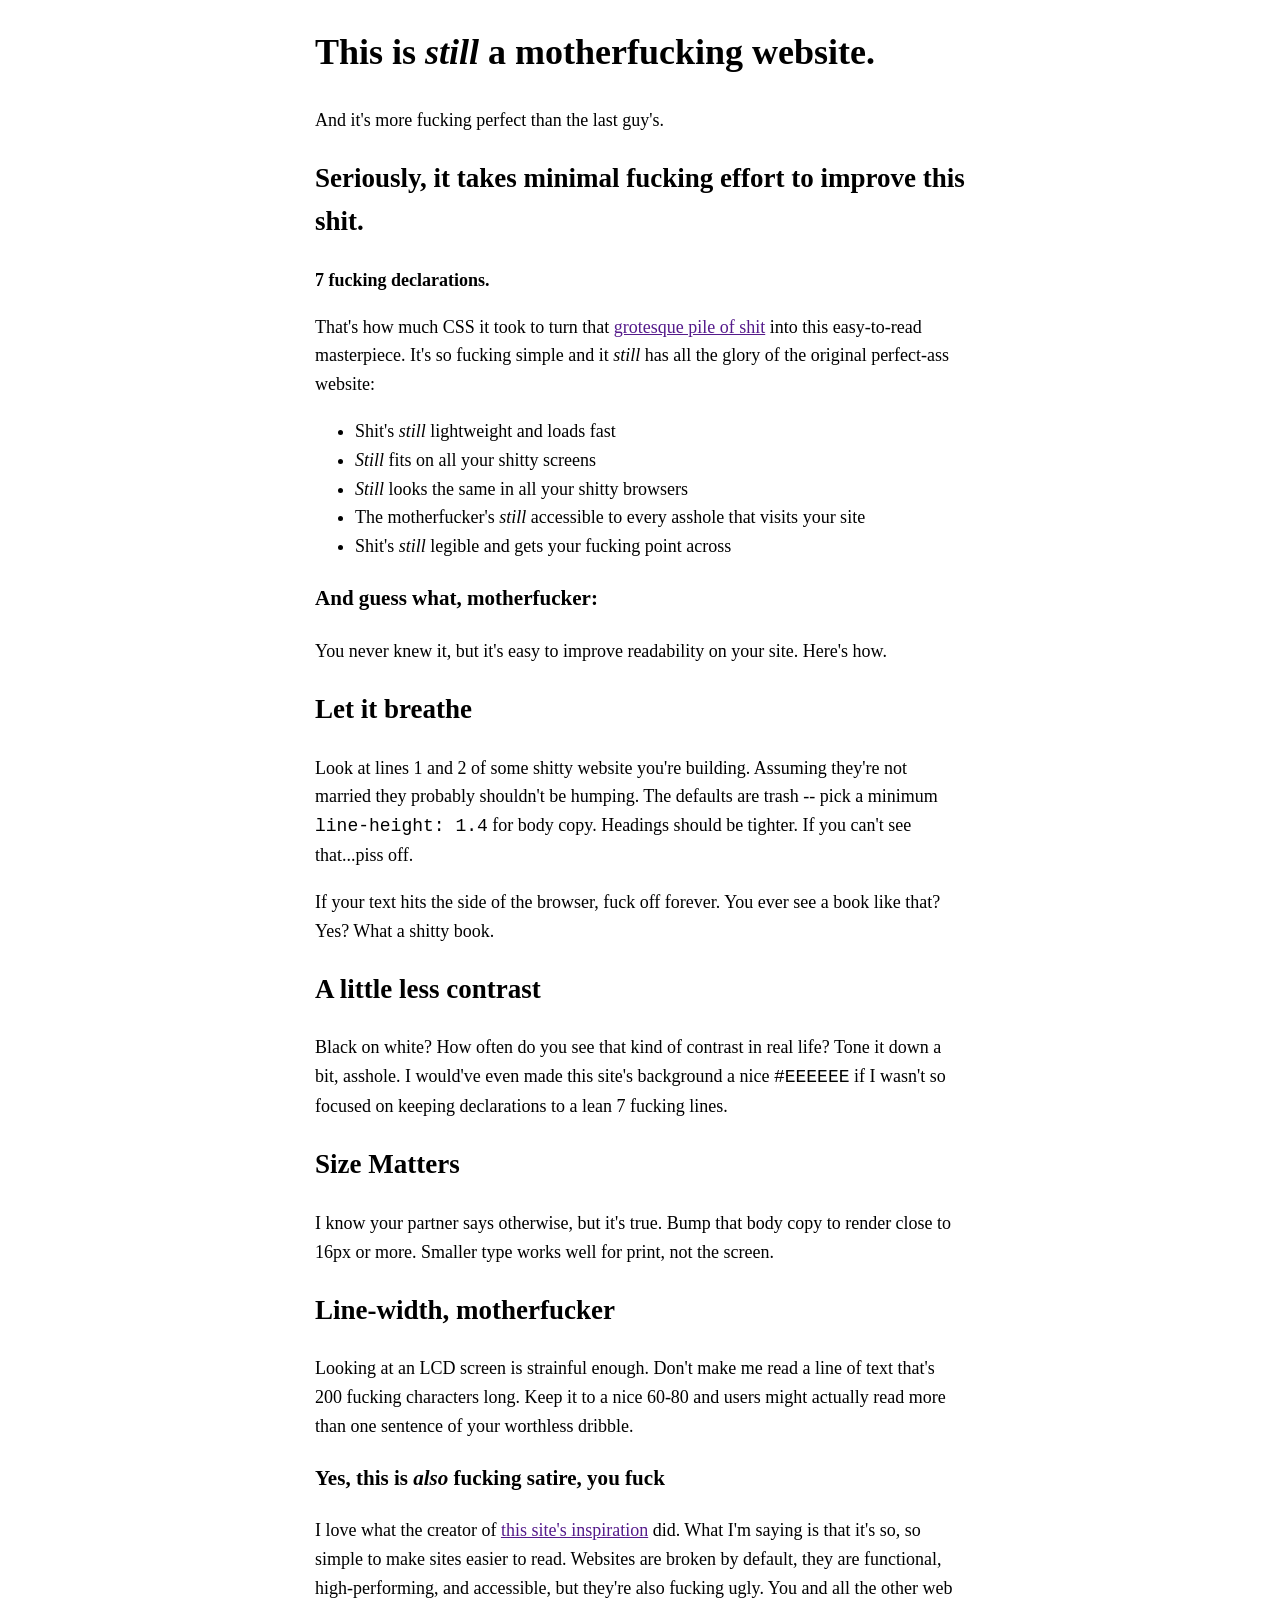
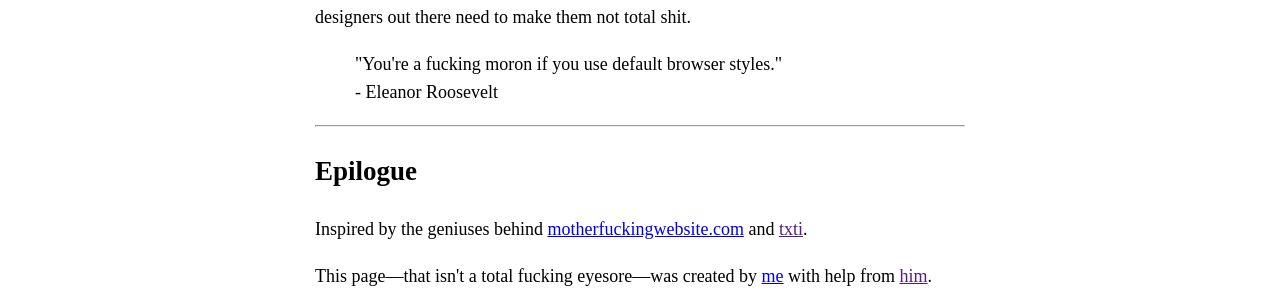
<file: Buoi1/index.html>
<!DOCTYPE html>
<html lang="en">
<head>
  <meta charset="UTF-8">
  <meta name="viewport" content="width=device-width, initial-scale=1.0">
  <title>Document</title>
  <link rel="stylesheet" href="style.css">
  
</head>
<body>
  <h1>This is <em>still</em> a motherfucking website.</h1>
  <p>And it's more fucking perfect than the last guy's.</p>
  <h2>Seriously, it takes minimal fucking effort to improve this shit.</h2>
  <strong>7 fucking declarations.</strong>
  <p>That's how much CSS it took to turn that <a href="">grotesque pile of shit</a> into this easy-to-read masterpiece. It's so fucking simple and it <em>still</em> has all the glory of the original perfect-ass website:</p>
  <ul>
    <li>Shit's <em>still</em> lightweight and loads fast</li>
    <li><em>Still</em> fits on all your shitty screens</li>
    <li><em>Still</em> looks the same in all your shitty browsers</li>
    <li>The motherfucker's <em>still</em> accessible to every asshole that visits your site</li>
    <li>Shit's <em>still</em> legible and gets your fucking point across</li>
  </ul>
  <h3>And guess what, motherfucker:</h3>
  <p>You never knew it, but it's easy to improve readability on your site. Here's how.</p>
  <h2>Let it breathe</h2>
  <p>Look at lines 1 and 2 of some shitty website you're building. Assuming they're not married they probably shouldn't be humping. The defaults are trash -- pick a minimum <code>line-height: 1.4</code> for body copy. Headings should be tighter. If you can't see that...piss off.</p>
  <p>If your text hits the side of the browser, fuck off forever. You ever see a book like that? Yes? What a shitty book.</p>
  <h2>A little less contrast</h2>
  <p>Black on white? How often do you see that kind of contrast in real life? Tone it down a bit, asshole. I would've even made this site's background a nice <code>#EEEEEE</code> if I wasn't so focused on keeping declarations to a lean 7 fucking lines.</p>
  <h2>Size Matters</h2>
  <p>I know your partner says otherwise, but it's true. Bump that body copy to render close to 16px or more. Smaller type works well for print, not the screen.</p>
  <h2>Line-width, motherfucker</h2>
  <p>Looking at an LCD screen is strainful enough. Don't make me read a line of text that's 200 fucking characters long. Keep it to a nice 60-80 and users might actually read more than one sentence of your worthless dribble.</p>
  <h3>Yes, this is <em>also</em> fucking satire, you fuck</h3>
  <p>I love what the creator of <a href="">this site's inspiration</a> did. What I'm saying is that it's so, so simple to make sites easier to read. Websites are broken by default, they are functional, high-performing, and accessible, but they're also fucking ugly. You and all the other web designers out there need to make them not total shit.</p>
  <blockquote>
    "You're a fucking moron if you use default browser styles."
    <br>
    - Eleanor Roosevelt
  </blockquote>
  <hr>
  <h2>Epilogue</h2>
  <p>Inspired by the geniuses behind <a href="motherfuckingwebsite.com">motherfuckingwebsite.com</a> and <a href="">txti</a>.</p>
  <p>This page—that isn't a total fucking eyesore—was created by <a href="https://www.facebook.com/bestyuuta/">me</a> with help from <a href="">him</a>.</p>
</body>
</html>
</file>
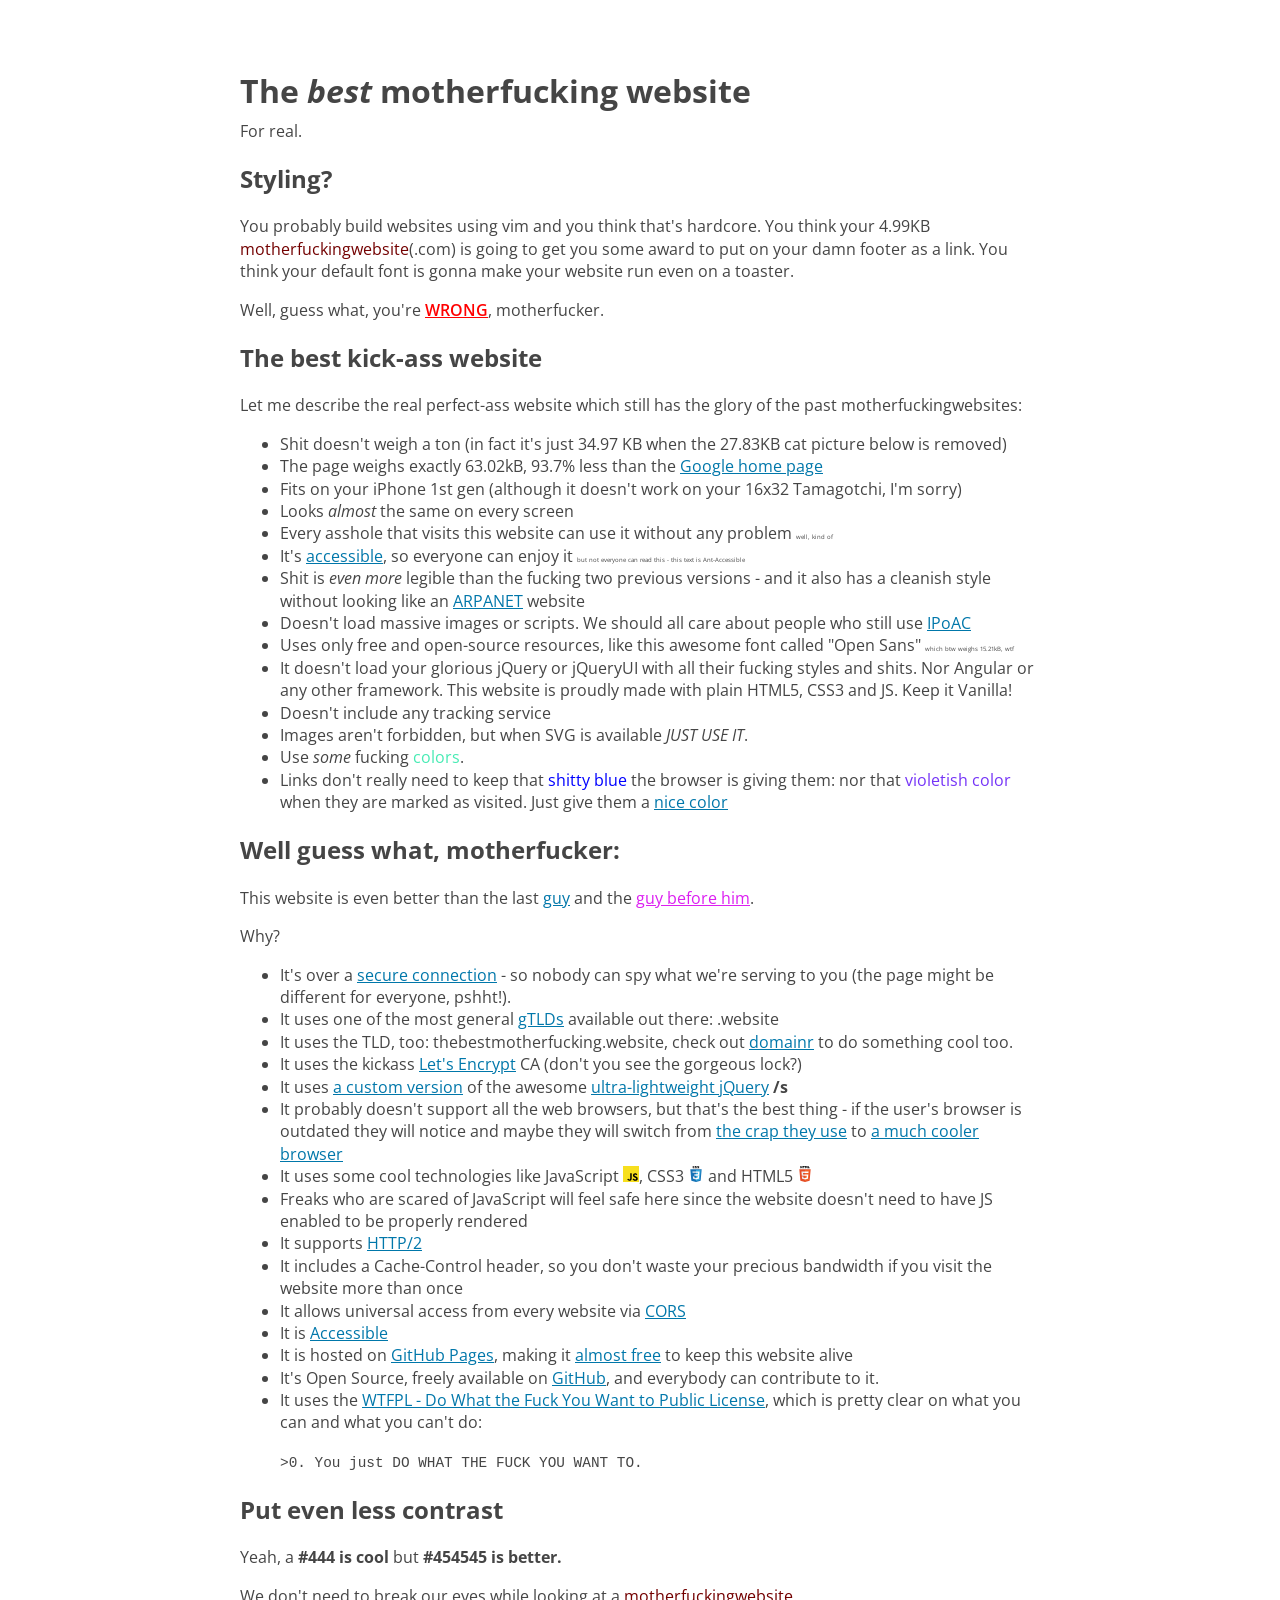
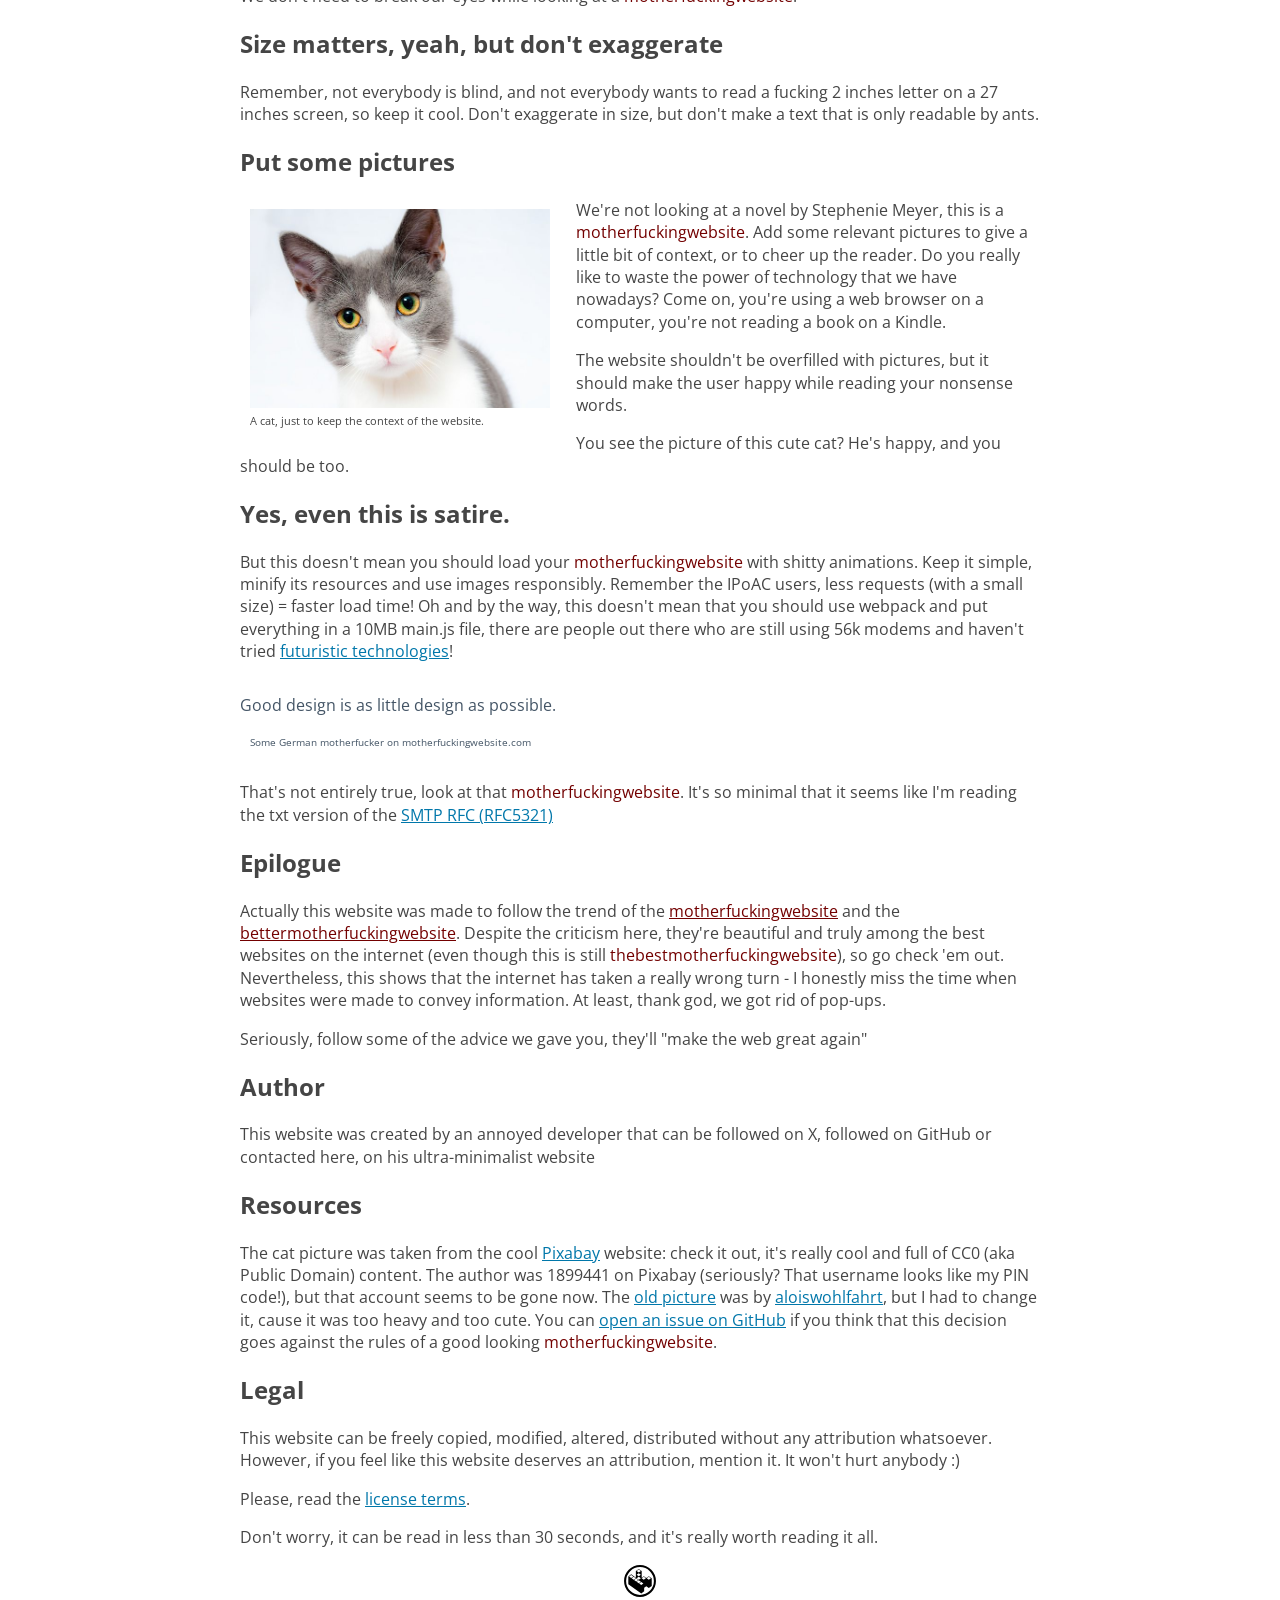
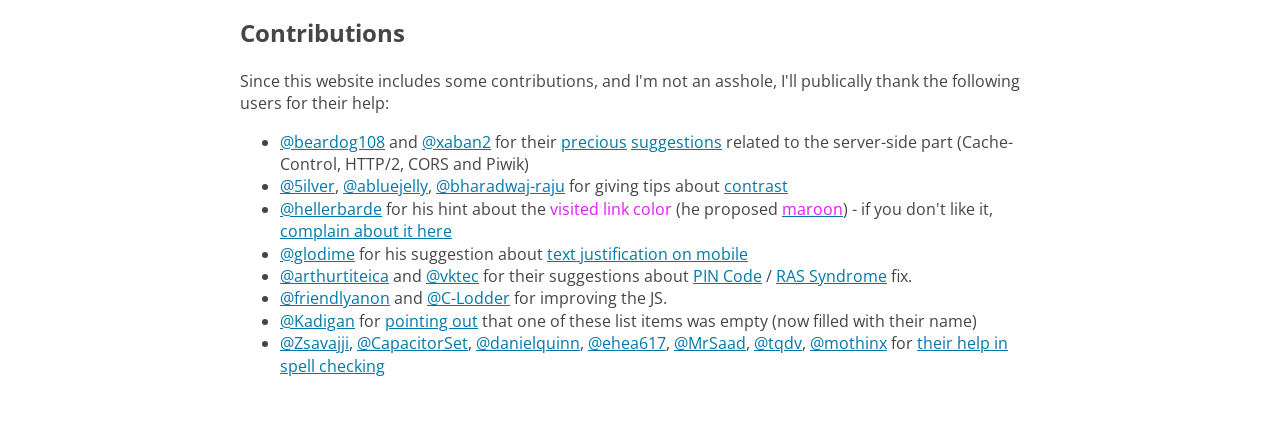
<file: Buoi2/index.html>
<!DOCTYPE html>
<html lang="en">
<head>
  <meta charset="UTF-8">
  <meta name="viewport" content="width=device-width, initial-scale=1.0">
  <link rel="preconnect" href="https://fonts.googleapis.com">
  <link rel="preconnect" href="https://fonts.gstatic.com" crossorigin>
  <link href="https://fonts.googleapis.com/css2?family=Open+Sans:wght@400;700&display=swap" rel="stylesheet">
  <link rel="stylesheet" href="style.css">
  <title>Document</title>
</head>
<body>
  <h1>The <i>best</i> motherfucking website</h1>
  <p style="margin-top: -1em;">For real.</p>
  <h2>Styling?</h2>
  <p>You probably build websites using vim and you think that's hardcore. You think your 4.99KB 
    <span class="mfw">motherfuckingwebsite</span>(.com) is going to get you some award to put on your damn footer as a link.
    You think your default font is gonna make your website run even on a toaster.</p>
  <p>Well, guess what, you're <span style="color: red; font-weight: 600; text-decoration: underline;">WRONG</span>, motherfucker.</p>  
  <h2>The best kick-ass website</h2>
  <p>Let me describe the real perfect-ass website which still has the glory of the past motherfuckingwebsites:</p>
  <ul>
    <li>Shit doesn't weigh a ton (in fact it's just 34.97 KB when the 27.83KB cat picture below is removed)</li>
    <li>The page weighs exactly 63.02kB, 93.7% less than the <a href="#">Google home page</a></li>
    <li>Fits on your iPhone 1st gen (although it doesn't work on your 16x32 Tamagotchi, I'm sorry)</li>
    <li>Looks <i>almost</i> the same on every screen</li>
    <li>Every asshole that visits this website can use it without any problem <small>well, kind of</small></li>
    <li>It's <a href="#">accessible</a>, so everyone can enjoy it <small>but not everyone can read this - this text is Ant-Accessible</small></li>
    <li>Shit is <i>even more</i> legible than the fucking two previous versions - and it also has a cleanish style without looking like an <a href="#">ARPANET</a> website</li>
    <li>Doesn't load massive images or scripts. We should all care about people who still use <a href="#">IPoAC</a></li>
    <li>Uses only free and open-source resources, like this awesome font called "Open Sans" <small>which btw weighs 15.21kB, wtf</small></li>
    <li>It doesn't load your glorious jQuery or jQueryUI with all their fucking styles and shits. Nor Angular or any other framework. This website is proudly made with plain HTML5, CSS3 and JS. Keep it Vanilla!</li>
    <li>Doesn't include any tracking service</li>
    <li>Images aren't forbidden, but when SVG is available <i>JUST USE IT</i>.</li>
    <li>Use <i>some</i> fucking <span id="rbw" style="color: rgb(71, 235, 180);">colors</span>.</li>
    <li>Links don't really need to keep that <span style="color: blue; cursor:not-allowed;">shitty blue</span> the browser is giving them: nor that <span style="color: #7534f7; cursor: not-allowed;">violetish color</span> when they are marked as visited. Just give them a <a href="#">nice color</a></li>
  </ul>
  <h2>Well guess what, motherfucker:</h2>
  <p>This website is even better than the last <a href="#">guy</a> and the <a href="#" style="color: #dc1ff1;">guy before him</a>.</p>
  <p>Why?</p>
  <ul><li>It's over a <a href="#">secure connection</a> - so nobody can spy what we're serving to you (the page might be different for everyone, pshht!).</li>
    <li>It uses one of the most general <a href="#">gTLDs</a> available out there: .website</li>
    <li>It uses the TLD, too: thebestmotherfucking.website, check out <a href="#">domainr</a> to do something cool too.</li>
    <li>It uses the kickass <a href="#">Let's Encrypt</a> CA (don't you see the gorgeous lock?)</li>
    <li>It uses <a href="#">a custom version</a> of the awesome <a href="#">ultra-lightweight jQuery</a> <b>/s</b></li>
    <li>It probably doesn't support all the web browsers, but that's the best thing - if the user's browser is outdated they will notice and maybe they will switch from <a href="#">the crap they use</a> to <a href="#">a much cooler browser</a></li>
    <li>It uses some cool technologies like JavaScript <img src="java.svg" class="icon">, CSS3 <img src="css.svg" class="icon"> and HTML5 <img src="html.svg" class="icon"></li>
    <li>Freaks who are scared of JavaScript will feel safe here since the website doesn't need to have JS enabled to be properly rendered</li>
    <li>It supports <a href="#">HTTP/2</a></li>
    <li>It includes a Cache-Control header, so you don't waste your precious bandwidth if you visit the website more than once</li>
    <li>It allows universal access from every website via <a href="#">CORS</a></li>
    <li>It is <a href="#">Accessible</a></li>
    <li>It is hosted on <a href="#">GitHub Pages</a>, making it <a href="#">almost free</a> to keep this website alive</li>
    <li>It's Open Source, freely available on <a href="#">GitHub</a>, and everybody can contribute to it.</li>
    <li>It uses the <a href="#">WTFPL - Do What the Fuck You Want to Public License</a>, which is pretty clear on what you can and what you can't do:
      <br>
      <p><code style="font-size: .9em;">>0. You just DO WHAT THE FUCK YOU WANT TO.</code></p>
    </li>
  </ul>
  <h2>Put even less contrast</h2>
  <p>Yeah, a <span style="color: #444; font-weight: 700;">#444 is cool</span> but <span style="color:  #454545;font-weight: 700;">#454545 is better.</span></p>
  <p>We don't need to break our eyes while looking at a <span class="mfw">motherfuckingwebsite</span>.</p>
  <h2>Size matters, yeah, but don't exaggerate</h2>
  <p>Remember, not everybody is blind, and not everybody wants to read a fucking 2 inches letter on a 27 inches screen, so keep it cool. Don't exaggerate in size, but don't make a text that is only readable by ants.</p>
  <h2>Put some pictures</h2>
  <div>
    <div class="picture-left">
      <figure>
        <img src="e84d13374f0772372eaa86614800bd58.jpg" title="A nice and cute cat" alt="white and gray cat looking at you, with his yellow and green eyes">
        <figcaption>A cat, just to keep the context of the website.</figcaption>
      </figure>
    </div>
    <div>
      <p> We're not looking at a novel by Stephenie Meyer, this is a <span class="mfw">motherfuckingwebsite</span>.
          Add some relevant pictures to give a little bit of context, or to cheer up the reader.
          Do you really like to waste the power of technology that we have nowadays? Come on, you're using a
          web browser on a computer, you're not reading a book on a Kindle.</p>
      <p>The website shouldn't be overfilled with pictures, but it should make the user happy while reading your nonsense words.</p>
      <p>You see the picture of this cute cat? He's happy, and you should be too.</p>
    </div>
  </div>
  <h2>Yes, even this is satire.</h2>
  <p>But this doesn't mean you should load your <span class="mfw">motherfuckingwebsite</span> with shitty animations. Keep it simple, minify its resources and use images responsibly. Remember the IPoAC users, less requests (with a small size) = faster load time! Oh and by the way, this doesn't mean that you should use webpack and put everything in a 10MB main.js file, there are people out there who are still using 56k modems and haven't tried <a href="#">futuristic technologies</a>!</p>
  <blockquote>
    <span>Good design is as little design as possible.</span>
    <author>Some German motherfucker on motherfuckingwebsite.com</author>
  </blockquote>
  <p>That's not entirely true, look at that <span class="mfw">motherfuckingwebsite</span>. It's so minimal that it seems like I'm reading the txt version of the <a href="#">SMTP RFC (RFC5321)</a></p>
  <h2>Epilogue</h2>
  <p>Actually this website was made to follow the trend of the <a class="mfw" href="#">motherfuckingwebsite</a> and the <a href="#" class="mfw">bettermotherfuckingwebsite</a>. Despite the criticism here, they're beautiful and truly among the best websites on the internet (even though this is still <span class="mfw">thebestmotherfuckingwebsite</span>), so go check 'em out. Nevertheless, this shows that the internet has taken a really wrong turn - I honestly miss the time when websites were made to convey information. At least, thank god, we got rid of pop-ups.</p>
  <p>Seriously, follow some of the advice we gave you, they'll "make the web great again"</p>
  <h2>Author</h2>
  <p>This website was created by an annoyed developer that can be followed on X, followed on GitHub or contacted here, on his ultra-minimalist website</p>
  <h2>Resources</h2>
  <p>The cat picture was taken from the cool <a href="#">Pixabay</a> website: check it out, it's really cool and full of CC0 (aka Public Domain) content.
    The author was 1899441 on Pixabay (seriously? That username looks like my PIN code!), but that account seems to be gone now. The <a href="#">old picture</a> was by <a href="#">aloiswohlfahrt</a>,
    but I had to change it, cause it was too heavy and too cute.
    You can <a href="#">open an issue on GitHub</a> if you think that this decision goes against the rules
    of a good looking <span class="mfw">motherfuckingwebsite</span>.
  </p>  
  <h2>Legal</h2>
  <p>This website can be freely copied, modified, altered, distributed without any attribution whatsoever. However, if you feel like this website deserves an attribution, mention it. It won't hurt anybody :)</p>
  <p>Please, read the <a href="#">license terms</a>.</p>
  <p>Don't worry, it can be read in less than 30 seconds, and it's really worth reading it all.</p>
  <a class="kopimi" style="display: block;" href="#" title="Kopimi"><img class="kopimi" src="kopimi.svg" title="Kopimi Logo"></a>
  <h2>Contributions</h2>
  <p>Since this website includes some contributions, and I'm not an asshole, I'll publically thank the following users for their help:</p>
  <ul>
    <li><a href="#">@beardog108</a> and
<a href="#">@xaban2</a> for their 
<a href="#">precious</a>
<a href="#">suggestions</a>
related to the server-side part (Cache-Control, HTTP/2, CORS and Piwik)</li>
<li><a href="#">@5ilver</a>, <a href="#">@abluejelly</a>, <a href="#">@bharadwaj-raju</a> for giving tips about <a href="#">contrast</a></li>
<li><a href="#">@hellerbarde</a> for his hint about the <span style="color: #dc1ff1;">visited link color</span> (he proposed <a href="#"><span style="color: #dc1ff1;">maroon</span></a>) - if you don't like it, <a href="#">complain about it here</a></li>
<li><a href="#">@glodime</a> for his suggestion about <a href="#">text justification on mobile</a></li>
<li><a href="#">@arthurtiteica</a> and <a href="#">@vktec</a> for their suggestions about <a href="#">PIN Code</a> / <a href="#">RAS Syndrome</a> fix.</li>
<li><a href="#">@friendlyanon</a> and <a href="#">@C-Lodder</a> for improving the JS.</li>
<li><a href="#">@Kadigan</a> for <a href="#">pointing out</a> that one of these list items was empty (now filled with their name)</li>
<li><span><a href="#">@Zsavajji</a></span><span">, </span><span><a href="#">@CapacitorSet</a></span><span">, </span><span><a href="#">@danielquinn</a></span><span">, </span><span><a href="#">@ehea617</a></span><span">, </span><span><a href="#">@MrSaad</a></span><span">, </span><span><a href="#">@tqdv</a></span><span">, </span><span><a href="#">@mothinx</a></span><span> for <a href="#">their help in spell checking</a></span></li>
</ul>
</body>
</html>
</file>
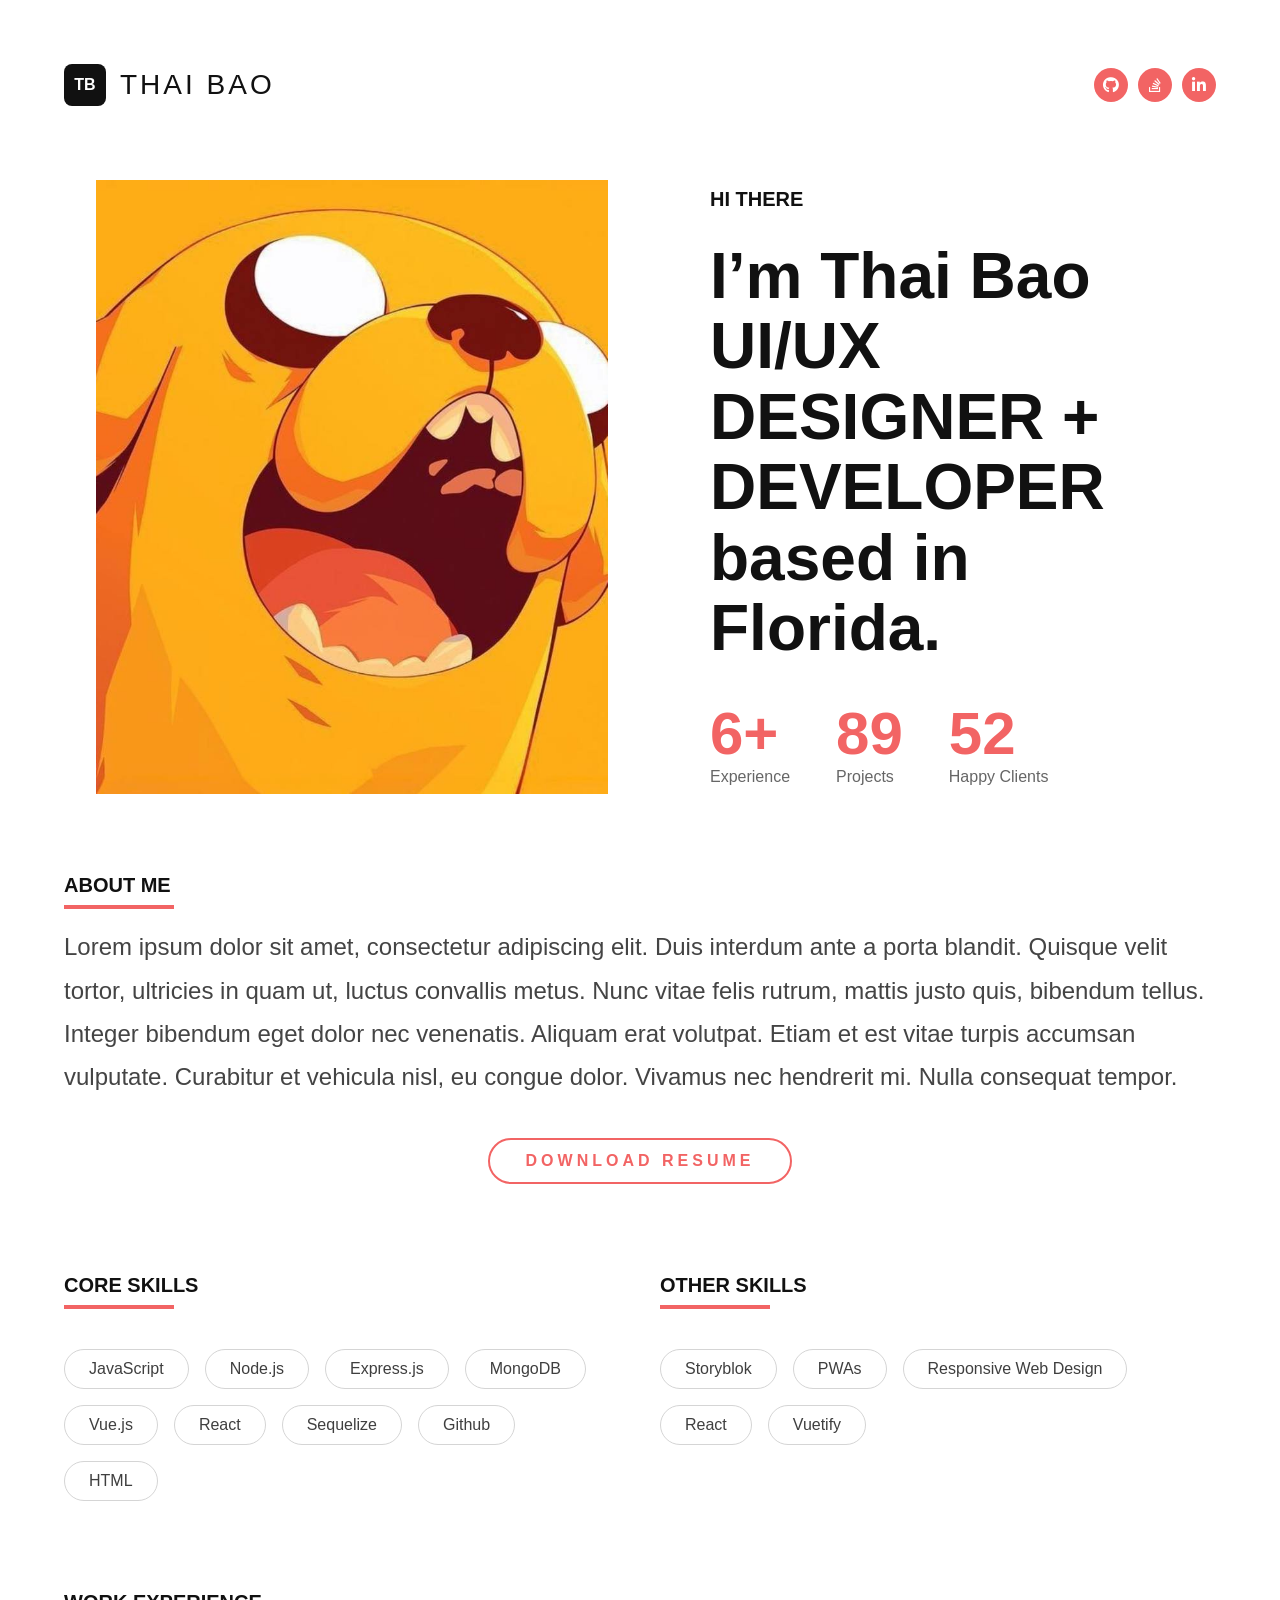
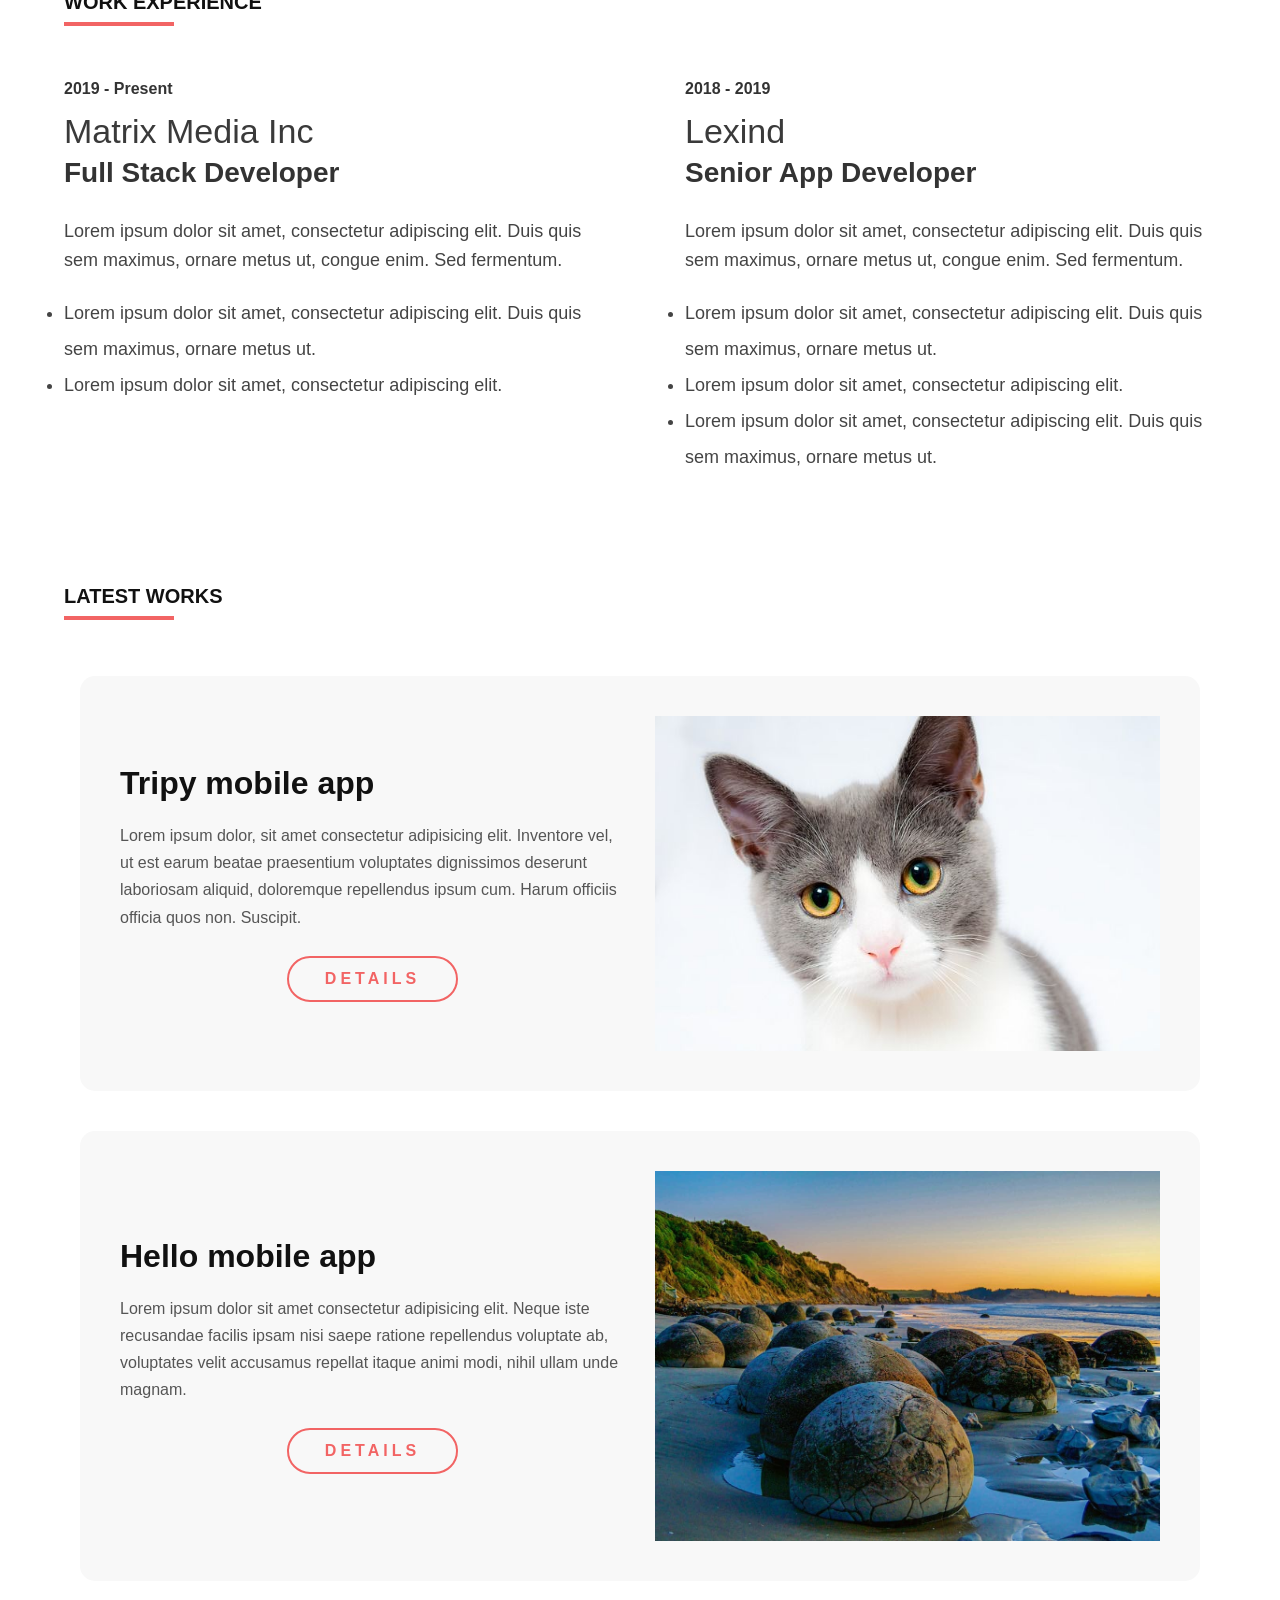
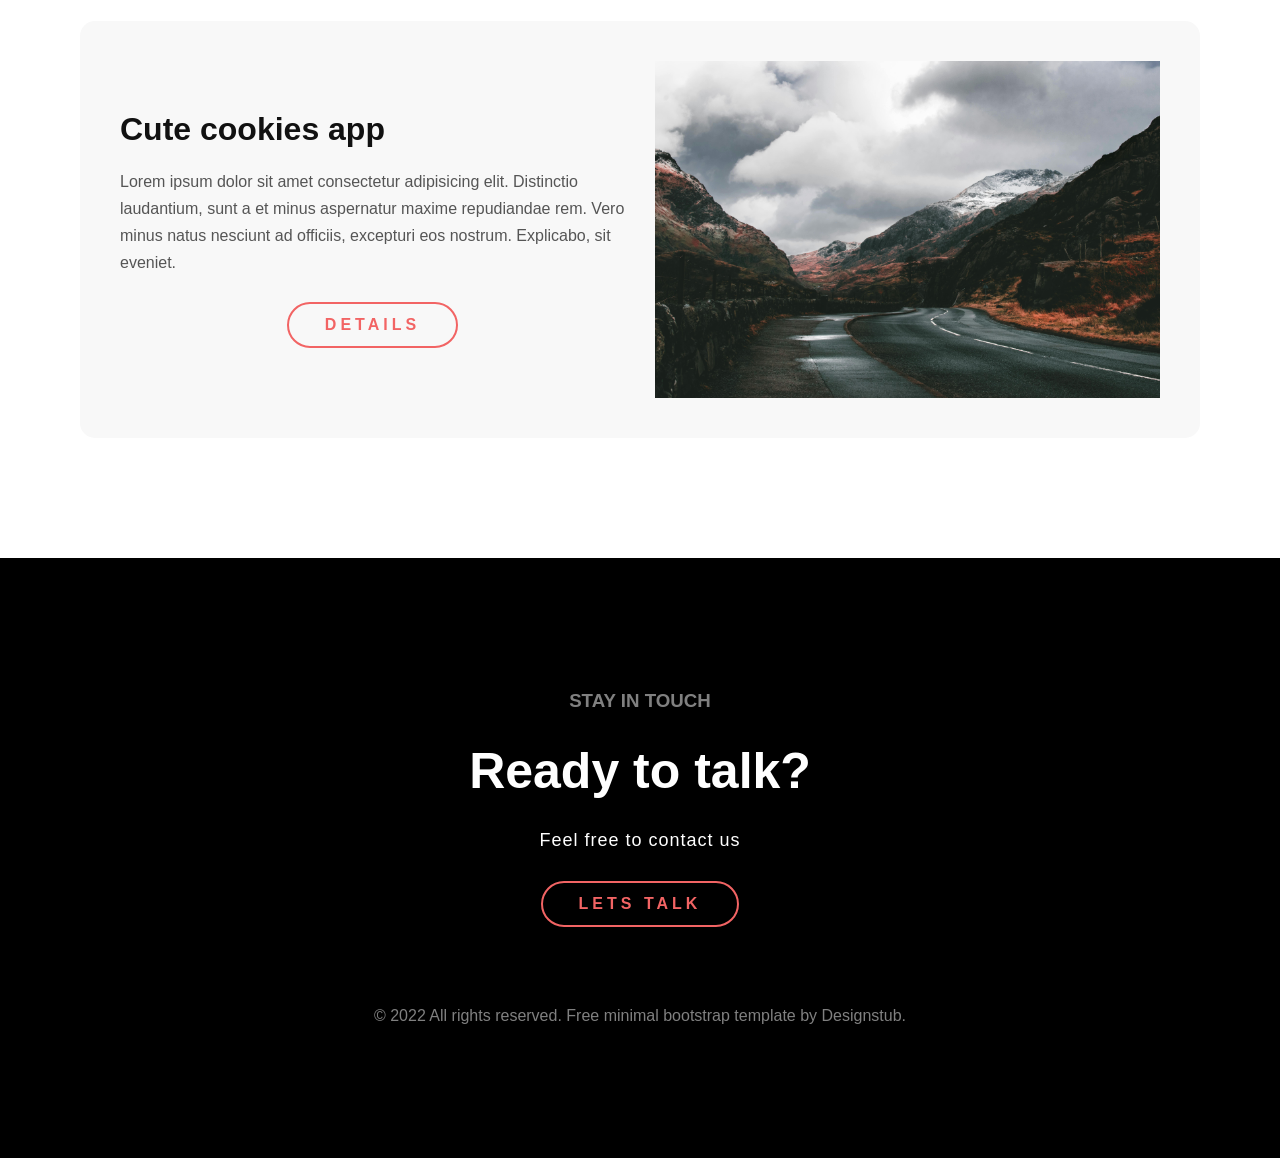
<file: Buoi3/index.html>
<!DOCTYPE html>
<html lang="en">
<head>
    <meta charset="UTF-8">
    <meta name="viewport" content="width=device-width, initial-scale=1.0">
    <title>Document</title>
    <link rel="stylesheet" href="https://cdnjs.cloudflare.com/ajax/libs/font-awesome/6.5.2/css/all.min.css">
    <link rel="stylesheet" href="style.css">
</head>
<body>

<header>
    <div class="container header-content">
        <a href="#" class="logo">
            <span class="logo-mark">TB</span>
            <span class="logo-text">THAI BAO</span>
        </a>
        <ul class="social">
            <li><a href="#"><i class="fa-brands fa-github"></i></a></li>
            <li><a href="#"><i class="fa-brands fa-stack-overflow"></i></a></li>
            <li><a href="#"><i class="fa-brands fa-linkedin-in"></i></a></li>
        </ul>
    </div>
</header>

<section class="introduction">
    <div class="container intro-grid">
        <div class="intro-image">
            <img src="avatar.jpg" alt="Jason portrait">
        </div>

        <div class="intro-content">
            <p style="font-size: 20px; margin-bottom: 30px; font-weight: 600;">HI THERE</p>
            <h1>I’m Thai Bao<br>UI/UX DESIGNER +<br>DEVELOPER based in Florida.</h1>

            <div class="stats">
                <div class="stat-item">
                    <strong>6+</strong>
                    <span>Experience</span>
                </div>
                <div class="stat-item">
                    <strong>89</strong>
                    <span>Projects</span>
                </div>
                <div class="stat-item">
                    <strong>52</strong>
                    <span>Happy Clients</span>
                </div>
            </div>
        </div>
    </div>
</section>

<section class="about">
    <div class="container">
        <h3 class="section-title">About Me</h3>
        <p class="about-text">
            Lorem ipsum dolor sit amet, consectetur adipiscing elit. Duis interdum ante a porta blandit. Quisque velit tortor,
            ultricies in quam ut, luctus convallis metus. Nunc vitae felis rutrum, mattis justo quis, bibendum tellus. Integer
            bibendum eget dolor nec venenatis. Aliquam erat volutpat. Etiam et est vitae turpis accumsan vulputate. Curabitur et
            vehicula nisl, eu congue dolor. Vivamus nec hendrerit mi. Nulla consequat tempor.
        </p>
        <a href="#" class="resume-btn">DOWNLOAD RESUME</a>
    </div>
</section>

<section class="skills">
    <div class="container skills-grid">
        <div>
            <h3 class="section-title">Core Skills</h3>
            <div class="skill-list">
                <span>JavaScript</span>
                <span>Node.js</span>
                <span>Express.js</span>
                <span>MongoDB</span>
                <span>Vue.js</span>
                <span>React</span>
                <span>Sequelize</span>
                <span>Github</span>
                <span>HTML</span>
            </div>
        </div>

        <div>
            <h3 class="section-title">Other Skills</h3>
            <div class="skill-list">
                <span>Storyblok</span>
                <span>PWAs</span>
                <span>Responsive Web Design</span>
                <span>React</span>
                <span>Vuetify</span>
            </div>
        </div>
    </div>
</section>

<section class="experience">
    <div class="container">
        <h3 class="section-title">Work Experience</h3>

        <div class="experience-grid">
            <article>
                <p class="job-time">2019 - Present</p>
                <h4 class="company-name">Matrix Media Inc</h4>
                <p class="job-role">Full Stack Developer</p>
                <p class="job-desc">
                    Lorem ipsum dolor sit amet, consectetur adipiscing elit. Duis quis sem
                    maximus, ornare metus ut, congue enim. Sed fermentum.
                </p>
                <ul class="job-list">
                    <li>Lorem ipsum dolor sit amet, consectetur adipiscing elit. Duis quis sem maximus, ornare metus ut.</li>
                    <li>Lorem ipsum dolor sit amet, consectetur adipiscing elit.</li>
                </ul>
            </article>

            <article>
                <p class="job-time">2018 - 2019</p>
                <h4 class="company-name">Lexind</h4>
                <p class="job-role">Senior App Developer</p>
                <p class="job-desc">
                    Lorem ipsum dolor sit amet, consectetur adipiscing elit. Duis quis sem
                    maximus, ornare metus ut, congue enim. Sed fermentum.
                </p>
                <ul class="job-list">
                    <li>Lorem ipsum dolor sit amet, consectetur adipiscing elit. Duis quis sem maximus, ornare metus ut.</li>
                    <li>Lorem ipsum dolor sit amet, consectetur adipiscing elit.</li>
                    <li>Lorem ipsum dolor sit amet, consectetur adipiscing elit. Duis quis sem maximus, ornare metus ut.</li>
                </ul>
            </article>
        </div>
    </div>
</section>

<section class="work-section">
    <div class="container">
        <h3 class="section-title">latest works</h3>
    </div>
    <div class="work-card">
        <div class="work-content">
            <h3>Tripy mobile app</h3>
            <p>
                Lorem ipsum dolor, sit amet consectetur adipisicing elit. Inventore vel, ut est earum beatae praesentium voluptates dignissimos deserunt laboriosam aliquid, doloremque repellendus ipsum cum. Harum officiis officia quos non. Suscipit.
            </p>
            <a class="resume-btn" href="#">DETAILS</a>
        </div>

        <div class="work-image">
            <img src="e84d13374f0772372eaa86614800bd58.jpg" alt="">
        </div>
    </div>
    <div class="work-card">
        <div class="work-content">
            <h3>Hello mobile app</h3>
            <p>
                Lorem ipsum dolor sit amet consectetur adipisicing elit. Neque iste recusandae facilis ipsam nisi saepe ratione repellendus voluptate ab, voluptates velit accusamus repellat itaque animi modi, nihil ullam unde magnam.
            </p>
            <a class="resume-btn" href="#">DETAILS</a>
        </div>
        <div class="work-image">
            <img src="HolySadie.jpg" alt="">
        </div>
    </div>
    <div class="work-card">
        <div class="work-content">
            <h3>Cute cookies app</h3>
            <p>
                Lorem ipsum dolor sit amet consectetur adipisicing elit. Distinctio laudantium, sunt a et minus aspernatur maxime repudiandae rem. Vero minus natus nesciunt ad officiis, excepturi eos nostrum. Explicabo, sit eveniet.
            </p>
            <a class="resume-btn" href="#">DETAILS</a>
        </div>
        <div class="work-image">
            <img src="TenderHera.jpeg" alt="">
        </div>
    </div>
</section>

<footer>
    <h3 style="color: gray;">STAY IN TOUCH</h3>
    <h1 style="font-size: 50px">Ready to talk?</h1>
    <p style="letter-spacing: 1px; font-size: 18px;">Feel free to contact us</p>
    <div class="resume-btn">LETS TALK</div>
    <p style="color: gray; margin-top: 50px;">© 2022 All rights reserved. Free minimal bootstrap template by Designstub.</p>
</footer>


<script>
    const header = document.querySelector("header");

    window.addEventListener("scroll", () => {
        header.classList.toggle("header-small", window.scrollY > 0);
    });
</script>
</body>
</html>
</file>
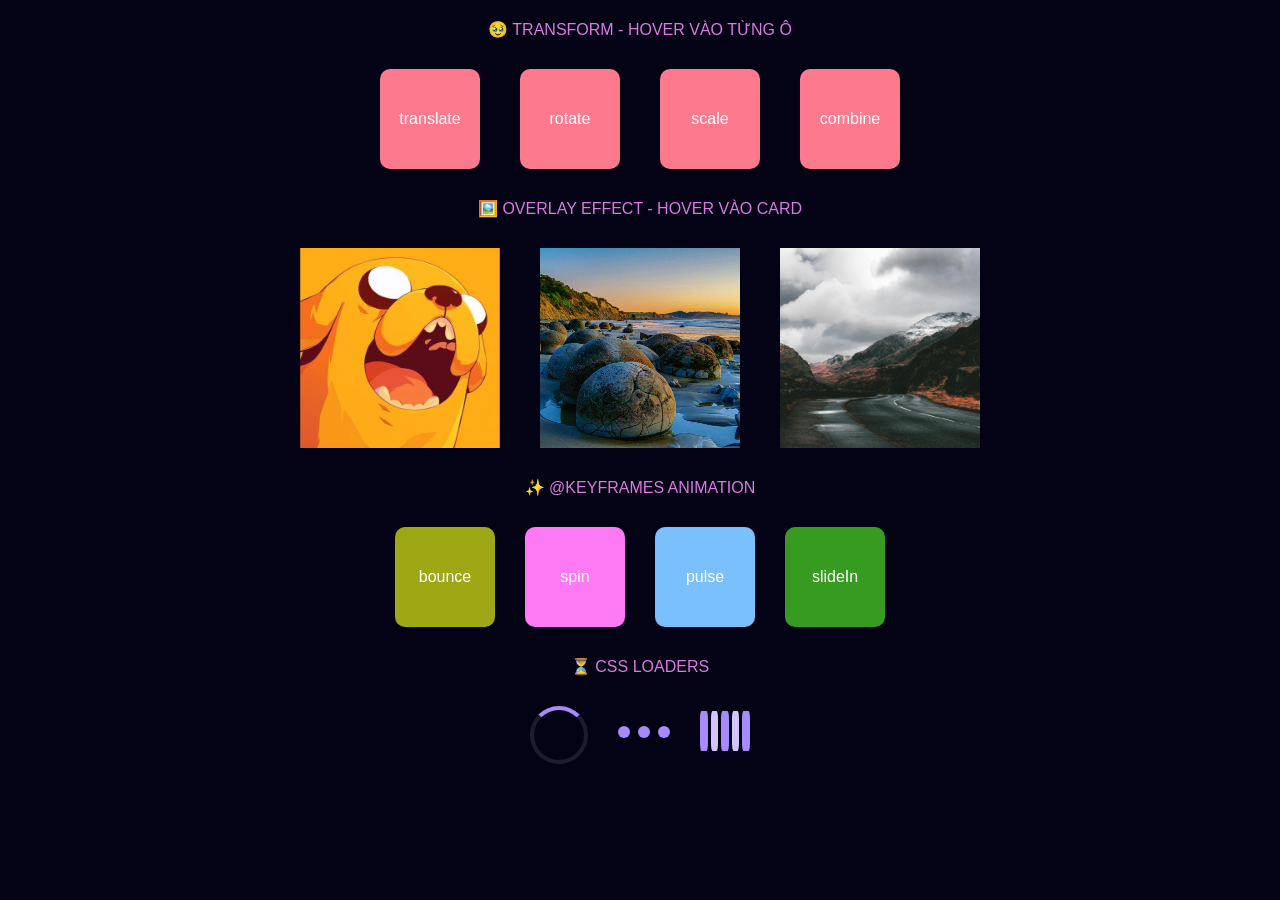
<file: Buoi5/index.html>
<!DOCTYPE html>
<html lang="en">
<head>
  <meta charset="UTF-8">
  <meta name="viewport" content="width=device-width, initial-scale=1.0">
  <link rel="stylesheet" href="style.css">
  <title>Document</title>
</head>
<body>
  <div>🥹 TRANSFORM - HOVER VÀO TỪNG Ô</div>
  <div class="container-1">
    <div class="transform-1">translate</div>
    <div class="transform-2">rotate</div>
    <div class="transform-3">scale</div>
    <div class="transform-4">combine</div>
  </div>
  <div>🖼️ OVERLAY EFFECT - HOVER VÀO CARD</div>
  <div class="container-2">
    <div class="overlay-1">
      <img src="avatar.jpg" alt="">
    </div>
    <div class="overlay-2">
      <img src="HolySadie.jpg" alt="">
    </div>
    <div class="overlay-3">
      <img src="TenderHera.jpeg" alt="">
    </div>
  </div>
  <div>✨ @KEYFRAMES ANIMATION</div>
  <div class="container-3">
    <div class="keyframes-1">bounce</div>
    <div class="keyframes-2">spin</div>
    <div class="keyframes-3">pulse</div>
    <div class="keyframes-4">slideIn</div>
  </div>
  <div>⏳ CSS LOADERS</div>
  <div class="container-4">
    <div class="loader-1"></div>
    <div class="loader-2">
      <span class="dot-1"></span>
      <span class="dot-2"></span>
      <span class="dot-3"></span>
    </div>
    <div class="loader-3">
      <div class="bar-1"></div>
      <div class="bar-2"></div>
      <div class="bar-3"></div>
      <div class="bar-4"></div>
      <div class="bar-5"></div>
    </div>
  </div>
</body>
</html>
</file>
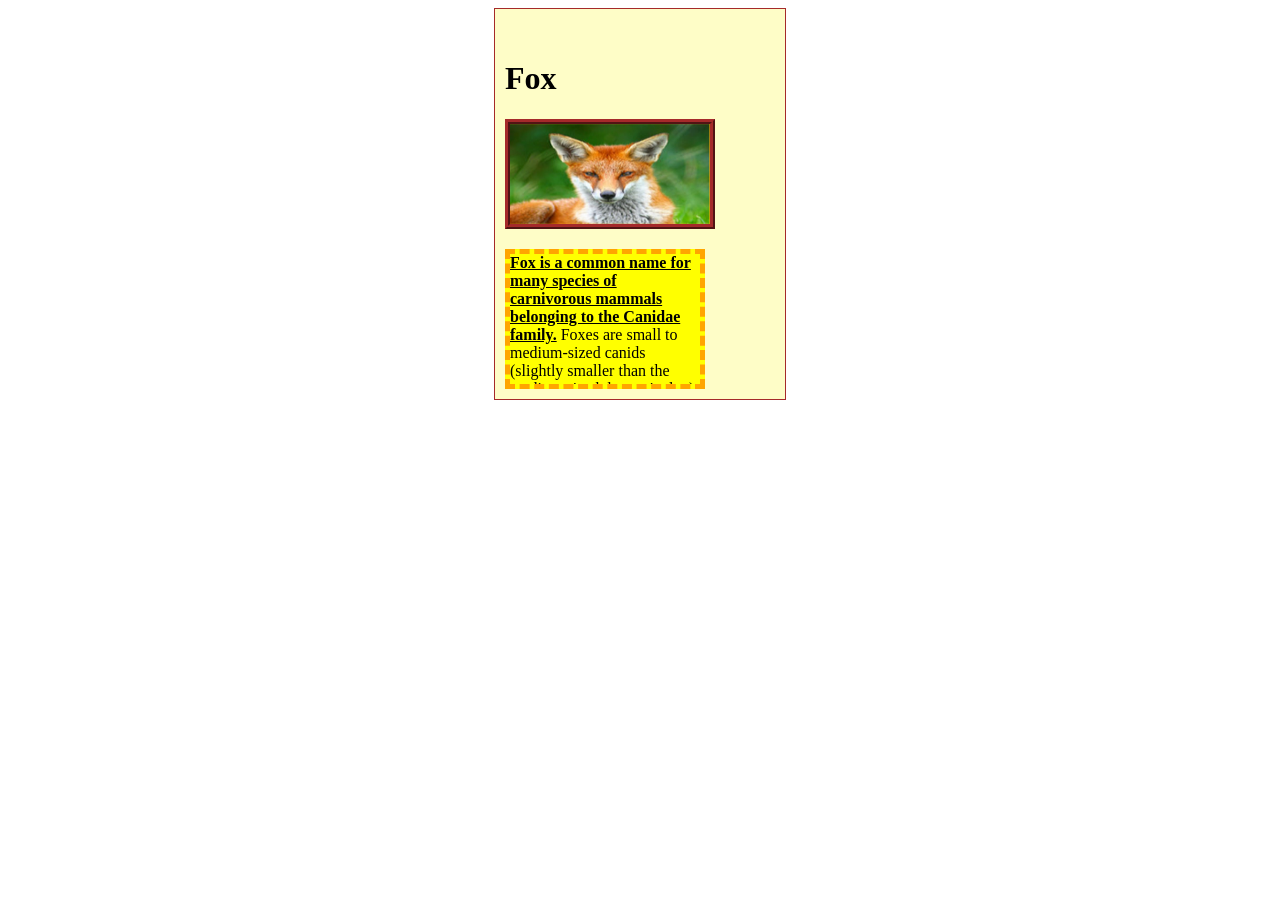
<file: Buoi2/BT1/index.html>
<!DOCTYPE html>
<html lang="en">
<head>
  <meta charset="UTF-8">
  <meta name="viewport" content="width=device-width, initial-scale=1.0">
  <link rel="stylesheet" href="style.css">
  <title>Document</title>
</head>
<body>
  <div class="container">
    <h1>Fox</h1>
    <img src="63f2a083-3127-48ab-8cd7-1abd49f9b294.jpeg" alt="">
    <div class="box">
      <p><strong><u>Fox is a common name for many species of carnivorous mammals belonging to the Canidae family.</u></strong> 
        Foxes are small to medium-sized canids (slightly smaller than the median-
        sized domestic dog), characterized by
        possessing a long narrow snout, and a bushy
        tail (or brush).
        <br><strong><u>Members of about 37 species are referred
        to as foxes, of which only 12 species</u></strong></p>
    </div>
  </div>
</body>
</html>
</file>
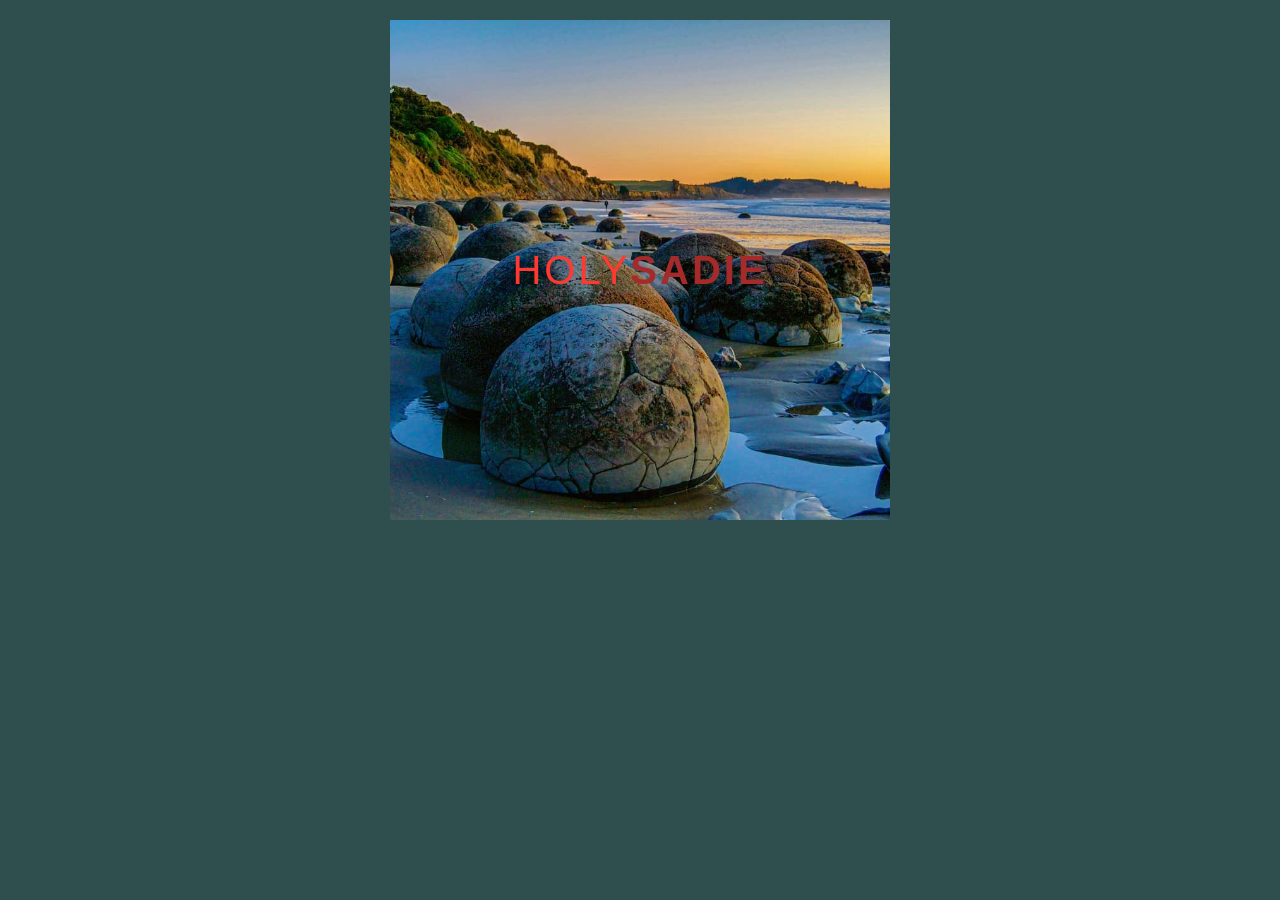
<file: Buoi4/HolySadie/index.html>
<!DOCTYPE html>
<html lang="en">
<head>
  <meta charset="UTF-8">
  <meta name="viewport" content="width=device-width, initial-scale=1.0">
  <link rel="stylesheet" href="style.css">
  <title>Document</title>
</head>
<body>
  <div class="cl-container">
    <div class="cl-sadie-text">
      HOLY<span>SADIE</span>
    </div>
      <img src="HolySadie.jpg" alt="">    
    <div class="cl-text">
      SADIE NEVER TOOK HER EYES OF ME.
      <br>
      SHE HAD A DARK SOUL.
    </div>
    <div class="cl-layout">
    </div>
  </div>

</body>
</html>
</file>
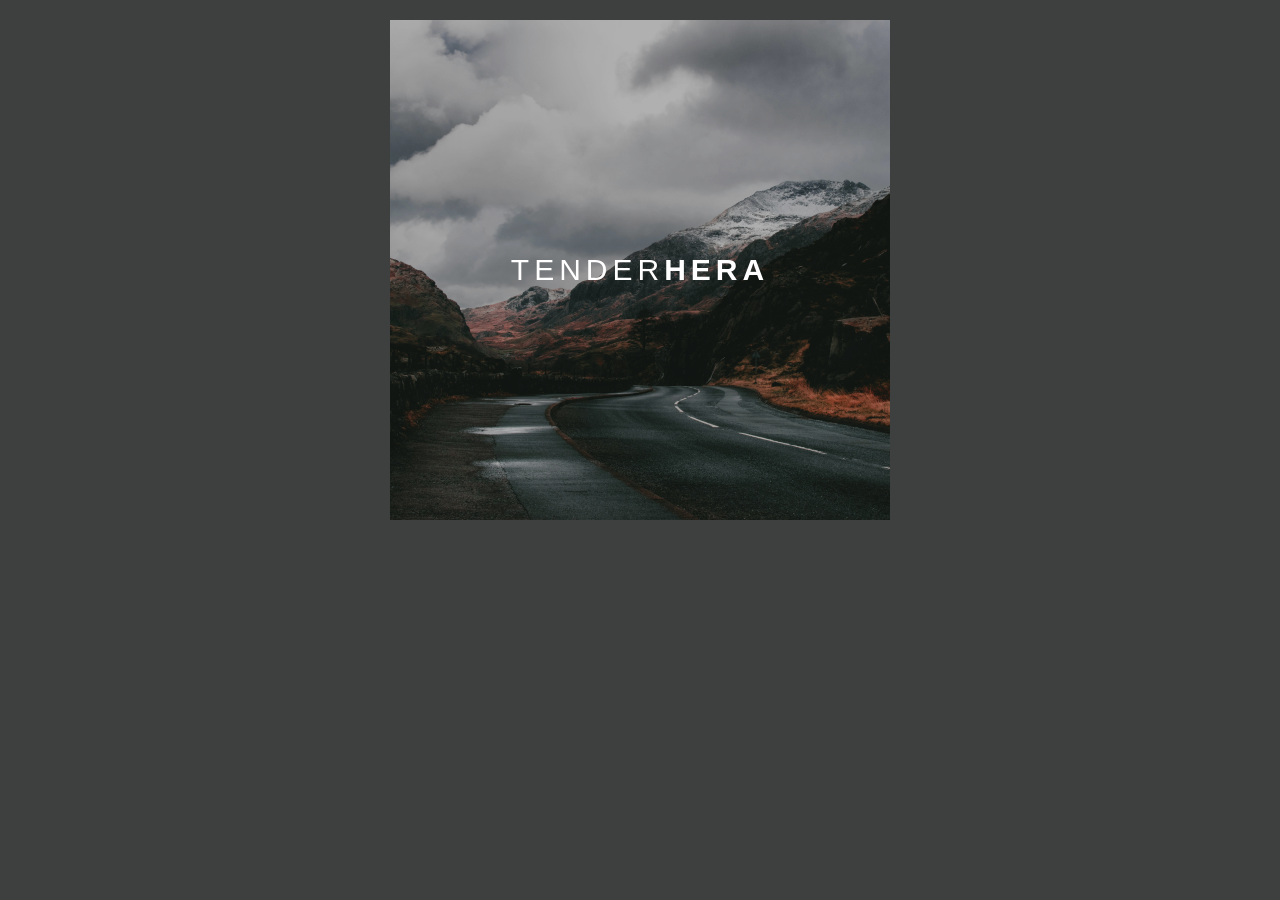
<file: Buoi4/TenderHera/index.html>
<!DOCTYPE html>
<html lang="en">
<head>
  <meta charset="UTF-8">
  <meta name="viewport" content="width=device-width, initial-scale=1.0">
  <title>Document</title>
  <link rel="stylesheet" href="style.css">
  <link rel="stylesheet" href="https://cdnjs.cloudflare.com/ajax/libs/font-awesome/6.5.1/css/all.min.css">
</head>
<body>
  <div class="cl-container">
    <div class="cl-hera-text">
      TENDER<span style="font-weight: 700;">HERA</span>
    </div>

    <img src="TenderHera.jpeg" alt="">

    <div class="cl-icon">
      <i class="fa-regular fa-file-code icon-1"></i>
      <i class="fa-regular fa-file-image icon-2"></i>
      <i class="fa-regular fa-file-pdf icon-3"></i>
      <i class="fa-regular fa-file-lines icon-4"></i>
    </div>

    <div class="cl-square">
    </div>
  </div>
</body>
</html>
</file>
<file: Buoi1/style.css>
body {
  margin: auto;
  max-width:650px;
  line-height:1.6;
  font-size:18px;
}
</file>
<file: Buoi2/style.css>
body {
    font-family: Open Sans, Arial;
    color: #454545;
    font-size: 16px;
    margin: 2em auto;
    max-width: 800px;
    padding: 1em;
    line-height: 1.4;
    hyphens: auto;
}

a{
  color: #07a;
}

small{
  font-size: .4em;
}

.picture-left{
    float: left;
    width: 40%;
    overflow: hidden;
    margin-right: 1em;
}

img{
  width: 100%;
}

.icon {
  height: 1em;
  width: 1em;
  display: inline-block;
}

figure{
    margin: 10px;
}

figcaption{
  font-size: .7em;
}

.mfw{
  color: #730000;
}

blockquote{
  color: #456;
  margin: 2em 0;
}

author{
  display: block;
  font-size: .6em;
  margin: 2em 1em;
}

.kopimi{
  height: 2em;
  width: 2em;
  margin:auto;
}
</file>
<file: Buoi3/style.css>
* {
    box-sizing: border-box;
    margin: 0;
    padding: 0;
}

body {
    font-family: "DM Sans", sans-serif;
    background: #fff;
    color: #111;
}

img {
    display: block;
    max-width: 100%;
}

.container {
    width: 90%;
    margin: 0 auto;
}

header {
    background: #fff;
    position: fixed;
    top: 0;
    left: 0;
    width: 100%;
    margin: 0 auto;
    padding: 50px 0;
    transition: all 0.2s ease;
    z-index: 10;
}

.header-content {
    height: 70px;
    display: flex;
    justify-content: space-between;
    align-items: center;
    transition: all 0.2s ease;
}

.logo {
    text-decoration: none;
    color: #111;
    display: flex;
    align-items: center;
    gap: 14px;
    transition: all 0.2s ease;
}

.logo-mark {
    width: 42px;
    height: 42px;
    background: #111;
    color: #fff;
    border-radius: 8px;
    display: flex;
    align-items: center;
    justify-content: center;
    font-weight: 700;
}

.logo-text {
    font-size: 28px;
    letter-spacing: 3px;
    transition: all 0.2s ease;
}

.social {
    list-style: none;
    display: flex;
    gap: 10px;
}

.social a {
    width: 34px;
    height: 34px;
    border-radius: 50%;
    background: #f26464;
    color: #fff;
    text-decoration: none;
    display: flex;
    align-items: center;
    justify-content: center;
    transition: all 0.2s ease;
}

.social a:hover{
    background: black;
}

.header-small {
    height: 80px;
    padding: 10px 0;
    box-shadow: rgba(100, 100, 111, 0.2) 0px 7px 29px 0px;
}

.introduction {
    padding: 180px 0 30px;
    margin-top: 0;
}

.intro-grid {
    display: flex;
    gap: 70px;
    align-items: center;
}

.intro-image {
    width: 50%;
    flex-shrink: 0;
}

.intro-content {
    width: 50%;
}

.intro-image img {
    width: clamp(260px, 40vw, 560px);
    height: clamp(320px, 48vw, 620px);
    margin: 0 auto;
    object-fit: cover;
    transition: transform 0.35s ease;
}

.intro-content h1 {
    font-size: 64px;
    line-height: 1.1;
    margin-bottom: 36px;
}

.stats {
    display: flex;
    gap: 46px;
}

.stat-item strong {
    display: block;
    color: #f26464;
    font-size: 60px;
}

.stat-item span {
    color: #666;
    font-size: 16px;
}

.section-title {
    font-size: 20px;
    text-transform: uppercase;
    margin-bottom: 16px;
    position: relative;
    display: inline-block;
}

.section-title::after {
    content: "";
    width: 110px;
    height: 4px;
    background: #f26464;
    display: block;
    margin-top: 8px;
}

.about {
    padding: 50px 0 70px;
}

.about-text {
    font-size: 24px;
    line-height: 1.8;
    color: #444;
    margin-bottom: 40px;
}

.resume-btn {
    display: block;
    width: fit-content;
    margin: 0 auto;
    padding: 12px 36px;
    border: 2px solid #f26464;
    border-radius: 1000px;
    text-decoration: none;
    color: #f26464;
    letter-spacing: 4px;
    font-size: 16px;
    font-weight: 700;
    transition: all 0.2s ease;
}

.resume-btn:hover{
    background-color: #f26464;
    color: white;
}

.skills {
    padding: 20px 0 60px;
}

.skills-grid {
    display: flex;
    gap: 40px;
}

.skills-grid > div {
    width: 50%;
}

.skill-list {
    margin-top: 24px;
    display: flex;
    flex-wrap: wrap;
    gap: 16px;
}

.skill-list span {
    border: 1px solid #d5d5d5;
    border-radius: 999px;
    padding: 10px 24px;
    font-size: 16px;
    color: #3f3f3f;
    background: #fff;
}

.experience {
    padding: 30px 0 80px;
}

.experience-grid {
    margin-top: 38px;
    display: flex;
    gap: 90px;
}

.experience-grid > article {
    width: 50%;
}

.job-time {
    font-size: 16px;
    font-weight: 700;
    color: #333;
    margin-bottom: 14px;
}

.company-name {
    font-size: 34px;
    font-weight: 500;
    color: #3a3a3a;
    margin-bottom: 6px;
}

.job-role {
    font-size: 28px;
    font-weight: 700;
    color: #333;
    margin-bottom: 28px;
}

.job-desc {
    font-size: 18px;
    line-height: 1.6;
    color: #444;
    margin-bottom: 20px;
}

.job-list li {
    font-size: 18px;
    line-height: 2;
    color: #444;
}

.work-section{
    padding: 30px 0 80px;
}

.work-card{
    display: flex;
    align-items: center;
    justify-content: space-between;

    background: rgb(248, 248, 248);
    margin: 40px 80px;
    padding: 40px;
    border-radius: 15px;

    gap: 30px;
}

.work-content{
    flex: 1;
}

.work-content h3{
    font-size: 32px;
    margin-bottom: 20px;
}

.work-content p{
    line-height: 1.7;
    margin-bottom: 25px;
    color: #555;
}

.work-content a:hover{
    background: #f26464;
    color: white;
}

.work-image{
    flex: 1;
}

.work-image img{
    width: 100%;
    display: block;
}

footer{
    height: 600px;
    background-color: black;
    display: flex;
    flex-direction: column;
    gap: 30px;
    justify-content: center;
    align-items: center;
    color: white;
}

@media (max-width: 770px) {
    .container {
        width: 90%;
    }

    header {
        height: 100px;
        padding: 15px 0;
    }

    .header-content {
        height: 50px;
    }

    .logo-mark {
        width: 36px;
        height: 36px;
        font-size: 14px;
    }

    .logo-text {
        opacity: 0;
    }

    .social a {
        width: 28px;
        height: 28px;
        font-size: 12px;
    }

    .introduction {
        padding: 130px 0 20px;
    }

    .intro-grid {
        flex-direction: column;
        gap: 30px;
    }

    .intro-image,
    .intro-content {
        width: 100%;
    }

    .intro-image img {
        width: clamp(300px, 110vw, 700px);
        height: clamp(300px, 110vw, 700px);
    }

    .intro-content h1 {
        font-size: 32px;
        margin-bottom: 20px;
    }

    .intro-content p {
        font-size: 14px;
    }

    .stats {
        gap: 20px;
        margin-top: 20px;
    }

    .stat-item strong {
        font-size: 36px;
    }

    .stat-item span {
        font-size: 12px;
    }

    .about {
        padding: 30px 0 50px;
    }

    .about-text {
        font-size: 16px;
        line-height: 1.6;
    }

    .section-title {
        font-size: 16px;
    }

    .section-title::after {
        width: 80px;
        height: 3px;
    }

    .skills {
        padding: 20px 0 40px;
    }

    .skills-grid {
        flex-direction: column;
        gap: 20px;
    }

    .skills-grid > div {
        width: 100%;
    }

    .skill-list {
        gap: 10px;
    }

    .skill-list span {
        padding: 8px 16px;
        font-size: 14px;
    }

    .experience {
        padding: 20px 0 50px;
    }

    .experience-grid {
        flex-direction: column;
        gap: 30px;
    }

    .experience-grid > article {
        width: 100%;
    }

    .company-name {
        font-size: 24px;
    }

    .job-role {
        font-size: 20px;
    }

    .job-desc,
    .job-list li {
        font-size: 14px;
        line-height: 1.6;
    }

    .work-card {
        flex-direction: column;
        margin: 20px 0;
        padding: 20px;
        gap: 20px;
    }

    .work-content h3 {
        font-size: 22px;
    }

    .work-content p {
        font-size: 14px;
    }

    .resume-btn {
        padding: 10px 24px;
        font-size: 14px;
        letter-spacing: 2px;
    }
}
</file>
<file: Buoi5/style.css>
body{
  margin: 0;
  padding: 0;
  box-sizing: border-box;
  font-family: Arial, Helvetica, sans-serif;
  color: rgb(221, 121, 224);
  background-color: rgb(4, 2, 21);
  display: flex;
  flex-direction: column;
  gap: 30px;
  justify-content: center;
  align-items: center;
  margin-top: 20px;
}

.container-1{
  display: flex;
  flex-direction: row;
  gap: 40px;
  color: white;
}

.transform-1{
  display: flex;
  justify-content: center;
  align-items: center;
  border-radius: 10%;
  width: 100px;
  height: 100px;
  background-color: rgb(253, 122, 142);
  transition: all 0.3s ease;
}

.transform-2{
  display: flex;
  justify-content: center;
  align-items: center;
  border-radius: 10%;
  width: 100px;
  height: 100px;  
  background-color: rgb(253, 122, 142);
  transition: all 0.3s ease;
}

.transform-3{
  display: flex;
  justify-content: center;
  align-items: center;
  border-radius: 10%;  
  width: 100px;
  height: 100px;
  background-color: rgb(253, 122, 142);
  transition: all 0.3s ease;
}

.transform-4{
  display: flex;
  justify-content: center;
  align-items: center;
  border-radius: 10%;
  width: 100px;
  height: 100px;
  background-color: rgb(253, 122, 142);
  transition: all 0.3s ease;
}

.transform-1:hover{
  transform: translate(10px, 0);
  transition: all 0.3s ease;
}

.transform-2:hover{
  transform: rotate(45deg);
  transition: all 0.3s ease;
}

.transform-3:hover{
  transform: scale(1.5);
  transition: all 0.3s ease;
}

.transform-4:hover{
  transform: translateX(50px) scale(1.5) rotate(45deg);
  transition: all 0.3s ease;
}

.container-2{
  display: flex;
  flex-direction: row;
  gap: 40px;
  color: white;
}

.overlay-1{
  position: relative;
  display: flex;
  justify-content: center;
  align-items: center;
  border-radius: 10%;
  width: 200px;
  height: 200px;
  transition: all 0.3s ease;
}

.overlay-1::after {
  content: '';
  position: absolute;
  width: 200px;
  height: 200px;
  inset: 0;               
  background: rgba(0, 217, 255, 0.487);
  opacity: 0;
  transition: opacity 0.3s ease;
}

.overlay-1:hover::after {
  opacity: 1;
}

.overlay-2{
  position: relative;
  display: flex;
  justify-content: center;
  align-items: center;
  border-radius: 10%;
  width: 200px;
  height: 200px;
  transition: all 0.3s ease;
}

.overlay-2::after {
  content: '';
  position: absolute;
  width: 200px;
  height: 200px;
  inset: 0;               
  background: rgba(128, 230, 152, 0.5);
  opacity: 0;
  transition: opacity 0.3s ease;
}

.overlay-2:hover::after {
  opacity: 1;
}

.overlay-3{
  position: relative;
  display: flex;
  justify-content: center;
  align-items: center;
  border-radius: 10%;
  width: 200px;
  height: 200px;
  transition: all 0.3s ease;
}

.overlay-3::after {
  content: '';
  position: absolute;
  width: 200px;
  height: 200px;
  inset: 0;               
  background: rgba(230, 128, 128, 0.5);
  opacity: 0;
  transition: opacity 0.3s ease;
}

.overlay-3:hover::after {
  opacity: 1;
}

img{
  width: 200px;
  height: 200px;
  display: block;
  object-fit: cover;
}

.container-3{
  display: flex;
  flex-direction: row;
  gap: 30px;
  color: white;
}

.keyframes-1{
  display: flex;
  justify-content: center;
  align-items: center;
  border-radius: 10%;
  width: 100px;
  height: 100px;
  background-color: rgb(158, 168, 21);
  transition: all 0.3s ease;
  animation: bounce 0.7s linear infinite;
}

.keyframes-2{
  display: flex;
  justify-content: center;
  align-items: center;
  border-radius: 10%;
  width: 100px;
  height: 100px;  
  background-color: rgb(253, 122, 244);
  transition: all 0.3s ease;
  animation: name duration timing-function delay iteration-count direction fill-mode;
  animation: spin 2s linear infinite;
}

.keyframes-3{
  display: flex;
  justify-content: center;
  align-items: center;
  border-radius: 10%;  
  width: 100px;
  height: 100px;
  background-color: rgb(122, 192, 253);
  transition: all 0.3s ease;
  animation: pulse 1s linear infinite;
}

.keyframes-4{
  display: flex;
  justify-content: center;
  align-items: center;
  border-radius: 10%;
  width: 100px;
  height: 100px;
  background-color: rgb(55, 155, 33);
  transition: all 0.3s ease;
}

@keyframes bounce{
  0% {
    transform: translate(0,0);
  }
  50% {
    transform: translate(0,-20px);
  }
  100%{
    transform: translate(0,0);
  }
}

@keyframes spin{
  0% {
    transform: rotate(0deg);
  }
  50% {
    transform: rotate(180deg)
  }
  100%{
    transform: rotate(360deg)
  }
}

@keyframes pulse{
  0% {
    transform: scale(1);
    opacity: 1;
  }
  50% {
    transform: scale(1.2);
    opacity: 0.7;
  }
  100%{
    transform: scale(1);
    opacity: 1;
  }
}

.container-4{
  display: flex;
  flex-direction: row;
  gap: 30px;
  color: white;
}

.loader-1 {
  width: 50px;
  height: 50px;
  border: 4px solid rgba(255,255,255,0.1);
  border-top-color: #a78bfa;
  border-radius: 50%;
  animation: spin 0.8s linear infinite;
}

.loader-2{
  display: flex;
  gap: 8px;
  margin-top: 20px;
}

.dot-1{
  width: 12px;
  height: 12px;
  background: #a78bfa;
  border-radius: 50%;
  animation: bounce 0.8s ease infinite;
}

.dot-2{
  width: 12px;
  height: 12px;
  background: #a78bfa;
  border-radius: 50%;
  animation: bounce 0.8s ease infinite 0.2s;
}

.dot-3{
  width: 12px;
  height: 12px;
  background: #a78bfa;
  border-radius: 50%;
  animation: bounce 0.8s ease infinite 0.4s;
}

.loader-3{
  display: flex;
  justify-content: center;
  align-items: center;
  border-radius: 100%;
  width: 50px;
  height: 50px;
  transition: all 0.3s ease;
  gap: 3px;
}

.bar-1{
  width: 10px;
  height: 40px;
  background: #a78bfa;
  border-radius: 20%;
  animation: bar 0.8s ease infinite;
}

.bar-2{
  width: 10px;
  height: 40px;
  background: #d3c6fa;
  border-radius: 20%;
  animation: bar 0.8s ease infinite 0.1s;
}

.bar-3{
  width: 10px;
  height: 40px;
  background: #a78bfa;
  border-radius: 20%;
  animation: bar 0.8s ease infinite 0.2s;
}

.bar-4{
  width: 10px;
  height: 40px;
  background: #d3c6fa;
  border-radius: 20%;
  animation: bar 0.8s ease infinite 0.3s;
}

.bar-5{
  width: 10px;
  height: 40px;
  background: #a78bfa;
  border-radius: 20%;
  animation: bar 0.8s ease infinite 0.4s;
}

@keyframes bar{
  0%{
    height: 100%;
  }
  50%{
    height: 40%;
  }
  100%{
    height: 100%;
  }
}
</file>
<file: Buoi2/BT1/style.css>
.container {
  width: 250px;
  height: 350px;
  margin: auto;
  background-color: rgb(254, 253, 199);
  padding: 30px 30px 10px 10px;
  border-color: brown;
  border-width: 1px;
  border-style: solid;
}

.box{
  width: 200px;
  height: auto;
  background-color: yellow;

}

p{
  height: 130px;
  overflow: auto;
  border-style: dashed;
  border-width: 5px;
  border-color: orange;
}

img{
  width: 200px;
  height: 100px;
  border-color: brown;
  border-style:ridge;
  border-width: 5px;
}
</file>
<file: Buoi4/HolySadie/style.css>
body{
  margin: 0;
  padding: 0;
  box-sizing: border-box;
  font-family: Arial, Helvetica, sans-serif;
  background-color: darkslategray;
  display: flex;
  justify-content: center;
  align-items: center;
}

.cl-container{
  top: 20px;
  width: 500px;
  height: 500px;
  position: relative;
  overflow: hidden;
}

.cl-sadie-text{
  position: absolute;
  top: 50%;
  left: 50%;
  transform: translate(-50%, -50%);
  color: rgb(255, 57, 47);
  font-size: 40px;
  letter-spacing: 3px;
  z-index: 2;
  transition: opacity 0.4s ease, transform 0.4s ease;
}

img{
  width: 500px;
  height: 500px;
  display: block;
  object-fit: cover;
  transition: transform 0.4s ease;
}

.cl-text{
  position: absolute;
  bottom: 34px;
  left: 50%;
  width: 100%;
  color: white;
  transform: translate(-50%, -50%);
  text-align: center;
  z-index: 2;
  opacity: 0;
  transition: opacity 0.4s ease, transform 0.4s ease;
}

.cl-layout{
  position: absolute;
  height: 100%;
  width: 100%;
  background-color: rgb(122, 122, 249);
  opacity: 0;
  top: 0;
  left: 0;
  transition: opacity 0.4s ease;
}

.cl-container:hover .cl-layout{
  opacity: 0.55;
  transition: opacity 0.4s ease, transform 0.4s ease;
}

.cl-container:hover .cl-sadie-text{
  transform: translate(-50%, -100%);
  color: aqua;
}

span{
  color: brown; font-weight: 700;
}

.cl-container:hover span{
  transform: translate(-50%, -100%);
  color: rgb(0, 119, 255);
}

.cl-container:hover .cl-text{
  opacity: 1;
  transform: translate(-50%, -65%);
}
</file>
<file: Buoi4/TenderHera/style.css>
body{
  margin: 0;
  padding: 0;
  box-sizing: border-box;
  font-family: Arial, Helvetica, sans-serif;
  background-color: rgb(61, 64, 62);
  display: flex;
  justify-content: center;
  align-items: center;
}

.cl-container{
  top: 20px;
  width: 500px;
  height: 500px;
  position: relative;
  overflow: hidden;
}

img{
  width: 500px;
  height: 500px;
  display: block;
  filter:brightness(70%);
  object-fit: cover;
}

.cl-hera-text{
  position: absolute;
  top: 50%;
  left: 50%;
  transform: translate(-50%, -50%);
  color: rgb(255, 255, 255);
  font-size: 30px;
  letter-spacing: 5px;
  z-index: 2;
  transition: 0.5s ease;
}

.cl-icon{
  position: absolute;
  width: 180px;
  height: 250px;
  top: 50%;
  left: 50%;
  transform: translate(-50%, -50%) ;
  opacity: 0;
  z-index: 2;
  transition: 0.5s ease;
}

.cl-icon i{
  position: absolute;
  color: white;
  font-size: 30px;

  transition: 0.5s ease;
}

.icon-1{
  top:0;
  left: 0;
}
.icon-2{
  top:0;
  right: 0;
}
.icon-3{
  bottom:0;
  left: 0;
}
.icon-4{
  bottom:0;
  right: 0;
}

.cl-square{
  position: absolute;
  width: 250px;
  height: 250px;
  border: 3px solid white;
  z-index: 2;
  opacity: 0;
  top: 50%;
  left: 50%;
  transform: translate(-50%, -50%) rotate(45deg) scale(0.2);
  transition: 0.5s ease;
}

.cl-container:hover .cl-hera-text{
  opacity: 0;
}

.cl-container:hover .cl-square{
  transform: translate(-50%, -50%) rotate(45deg) scale(1);
  opacity: 1;
  transition: opacity 0.4s ease, transform 0.5s ease;
}

.cl-container:hover .cl-icon{
  opacity: 1;
  transition: opacity 0.4s ease, transform 0.5s ease;
}

.cl-container:hover .icon-1{
  top: 80px;
  left: 50px;
}
.cl-container:hover .icon-2{
  top: 80px;
  right: 50px;
}
.cl-container:hover .icon-3{
  bottom: 80px;
  left: 50px;
}
.cl-container:hover .icon-4{
  bottom: 80px;
  right: 50px;
}
</file>
